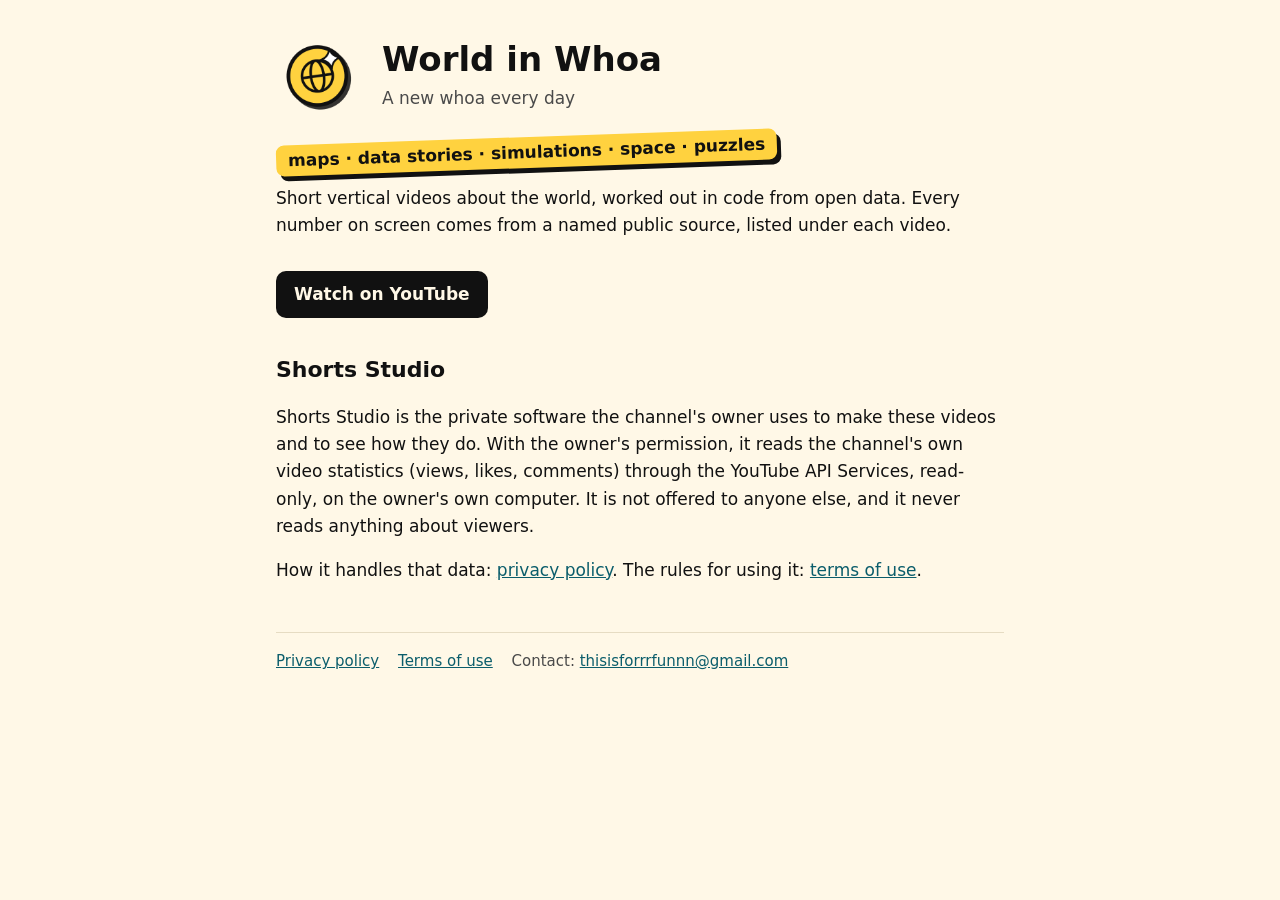
<file: index.html>
<!doctype html>
<html lang="en">
<head>
  <meta charset="utf-8">
  <meta name="viewport" content="width=device-width, initial-scale=1">
  <title>World in Whoa</title>
  <meta name="description" content="Short videos about the world, worked out in code from open data.">
  <link rel="icon" href="favicon.png">
  <link rel="stylesheet" href="style.css">
</head>
<body>
<main>
  <header class="brand">
    <img src="logo.png" alt="World in Whoa logo: a yellow globe sticker with a spark">
    <div>
      <h1>World in Whoa</h1>
      <p class="tagline">A new whoa every day</p>
    </div>
  </header>

  <p><span class="sticker">maps &middot; data stories &middot; simulations &middot; space &middot; puzzles</span></p>
  <p>Short vertical videos about the world, worked out in code from open data. Every number on
    screen comes from a named public source, listed under each video.</p>
  <p><a class="button" href="https://www.youtube.com/@worldinwhoa">Watch on YouTube</a></p>

  <h2>Shorts Studio</h2>
  <p>Shorts Studio is the private software the channel's owner uses to make these videos and to
    see how they do. With the owner's permission, it reads the channel's own video statistics
    (views, likes, comments) through the YouTube API Services, read-only, on the owner's own
    computer. It is not offered to anyone else, and it never reads anything about viewers.</p>
  <p>How it handles that data: <a href="privacy.html">privacy policy</a>.
    The rules for using it: <a href="terms.html">terms of use</a>.</p>

  <footer>
    <a href="privacy.html">Privacy policy</a>
    <a href="terms.html">Terms of use</a>
    <span>Contact: <a href="mailto:thisisforrrfunnn@gmail.com">thisisforrrfunnn@gmail.com</a></span>
  </footer>
</main>
</body>
</html>
</file>
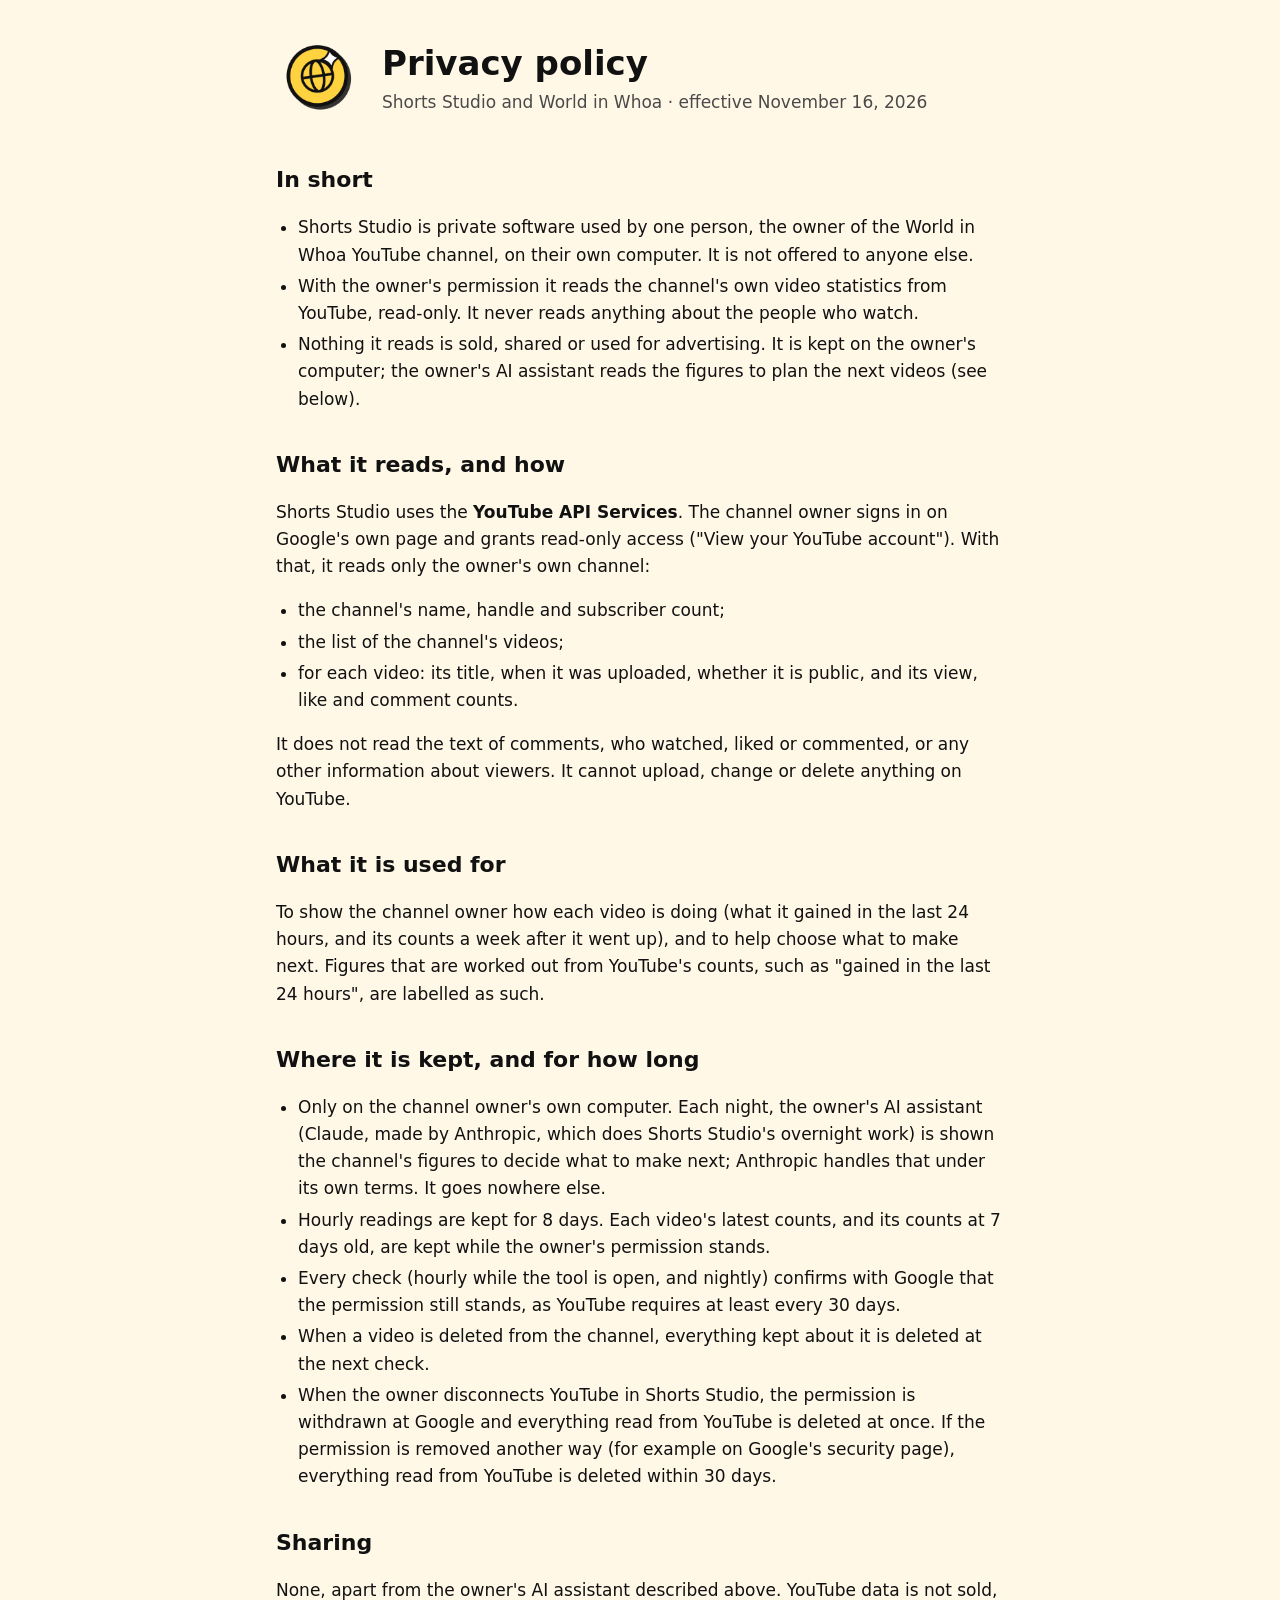
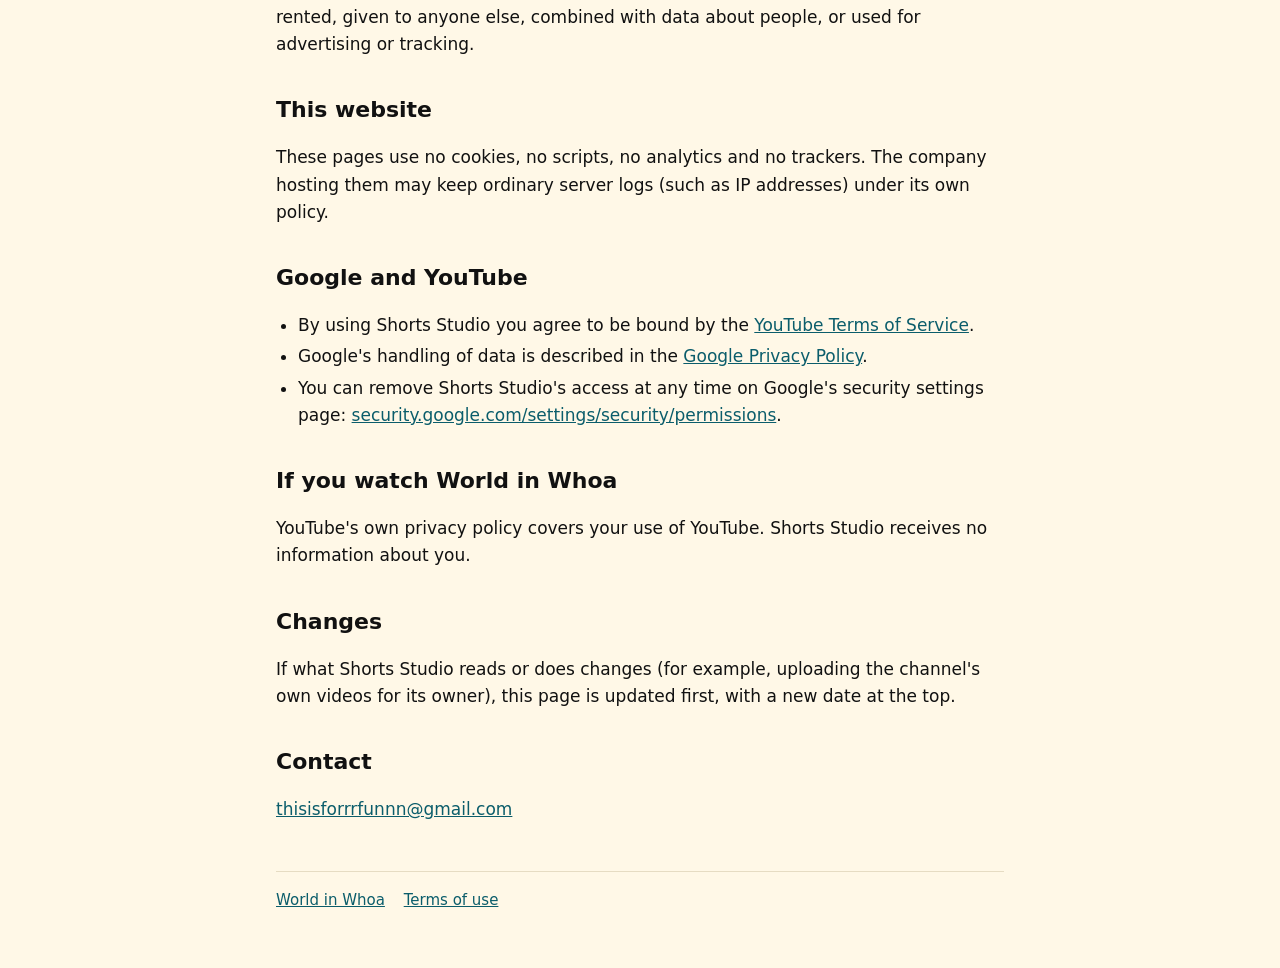
<file: privacy.html>
<!doctype html>
<html lang="en">
<head>
  <meta charset="utf-8">
  <meta name="viewport" content="width=device-width, initial-scale=1">
  <title>Privacy policy</title>
  <meta name="description" content="How Shorts Studio, the World in Whoa channel's private tool, handles YouTube data.">
  <link rel="icon" href="favicon.png">
  <link rel="stylesheet" href="style.css">
</head>
<body>
<main>
  <header class="brand">
    <a href="index.html"><img src="logo.png" alt="World in Whoa"></a>
    <div>
      <h1>Privacy policy</h1>
      <p class="tagline">Shorts Studio and World in Whoa &middot; effective November 16, 2026</p>
    </div>
  </header>

  <h2>In short</h2>
  <ul>
    <li>Shorts Studio is private software used by one person, the owner of the World in Whoa
      YouTube channel, on their own computer. It is not offered to anyone else.</li>
    <li>With the owner's permission it reads the channel's own video statistics from YouTube,
      read-only. It never reads anything about the people who watch.</li>
    <li>Nothing it reads is sold, shared or used for advertising. It is kept on the owner's
      computer; the owner's AI assistant reads the figures to plan the next videos (see below).</li>
  </ul>

  <h2>What it reads, and how</h2>
  <p>Shorts Studio uses the <strong>YouTube API Services</strong>. The channel owner signs in on
    Google's own page and grants read-only access ("View your YouTube account"). With that, it
    reads only the owner's own channel:</p>
  <ul>
    <li>the channel's name, handle and subscriber count;</li>
    <li>the list of the channel's videos;</li>
    <li>for each video: its title, when it was uploaded, whether it is public, and its view, like
      and comment counts.</li>
  </ul>
  <p>It does not read the text of comments, who watched, liked or commented, or any other
    information about viewers. It cannot upload, change or delete anything on YouTube.</p>

  <h2>What it is used for</h2>
  <p>To show the channel owner how each video is doing (what it gained in the last 24 hours, and
    its counts a week after it went up), and to help choose what to make next. Figures that are
    worked out from YouTube's counts, such as "gained in the last 24 hours", are labelled as such.</p>

  <h2>Where it is kept, and for how long</h2>
  <ul>
    <li>Only on the channel owner's own computer. Each night, the owner's AI assistant (Claude,
      made by Anthropic, which does Shorts Studio's overnight work) is shown the channel's figures
      to decide what to make next; Anthropic handles that under its own terms. It goes nowhere else.</li>
    <li>Hourly readings are kept for 8 days. Each video's latest counts, and its counts at 7 days
      old, are kept while the owner's permission stands.</li>
    <li>Every check (hourly while the tool is open, and nightly) confirms with Google that the
      permission still stands, as YouTube requires at least every 30 days.</li>
    <li>When a video is deleted from the channel, everything kept about it is deleted at the next check.</li>
    <li>When the owner disconnects YouTube in Shorts Studio, the permission is withdrawn at Google
      and everything read from YouTube is deleted at once. If the permission is removed another
      way (for example on Google's security page), everything read from YouTube is deleted within
      30 days.</li>
  </ul>

  <h2>Sharing</h2>
  <p>None, apart from the owner's AI assistant described above. YouTube data is not sold, rented,
    given to anyone else, combined with data about people, or used for advertising or tracking.</p>

  <h2>This website</h2>
  <p>These pages use no cookies, no scripts, no analytics and no trackers. The company hosting
    them may keep ordinary server logs (such as IP addresses) under its own policy.</p>

  <h2>Google and YouTube</h2>
  <ul>
    <li>By using Shorts Studio you agree to be bound by the
      <a href="https://www.youtube.com/t/terms">YouTube Terms of Service</a>.</li>
    <li>Google's handling of data is described in the
      <a href="https://policies.google.com/privacy">Google Privacy Policy</a>.</li>
    <li>You can remove Shorts Studio's access at any time on Google's security settings page:
      <a href="https://security.google.com/settings/security/permissions">security.google.com/settings/security/permissions</a>.</li>
  </ul>

  <h2>If you watch World in Whoa</h2>
  <p>YouTube's own privacy policy covers your use of YouTube. Shorts Studio receives no
    information about you.</p>

  <h2>Changes</h2>
  <p>If what Shorts Studio reads or does changes (for example, uploading the channel's own videos
    for its owner), this page is updated first, with a new date at the top.</p>

  <h2>Contact</h2>
  <p><a href="mailto:thisisforrrfunnn@gmail.com">thisisforrrfunnn@gmail.com</a></p>

  <footer>
    <a href="index.html">World in Whoa</a>
    <a href="terms.html">Terms of use</a>
  </footer>
</main>
</body>
</html>
</file>
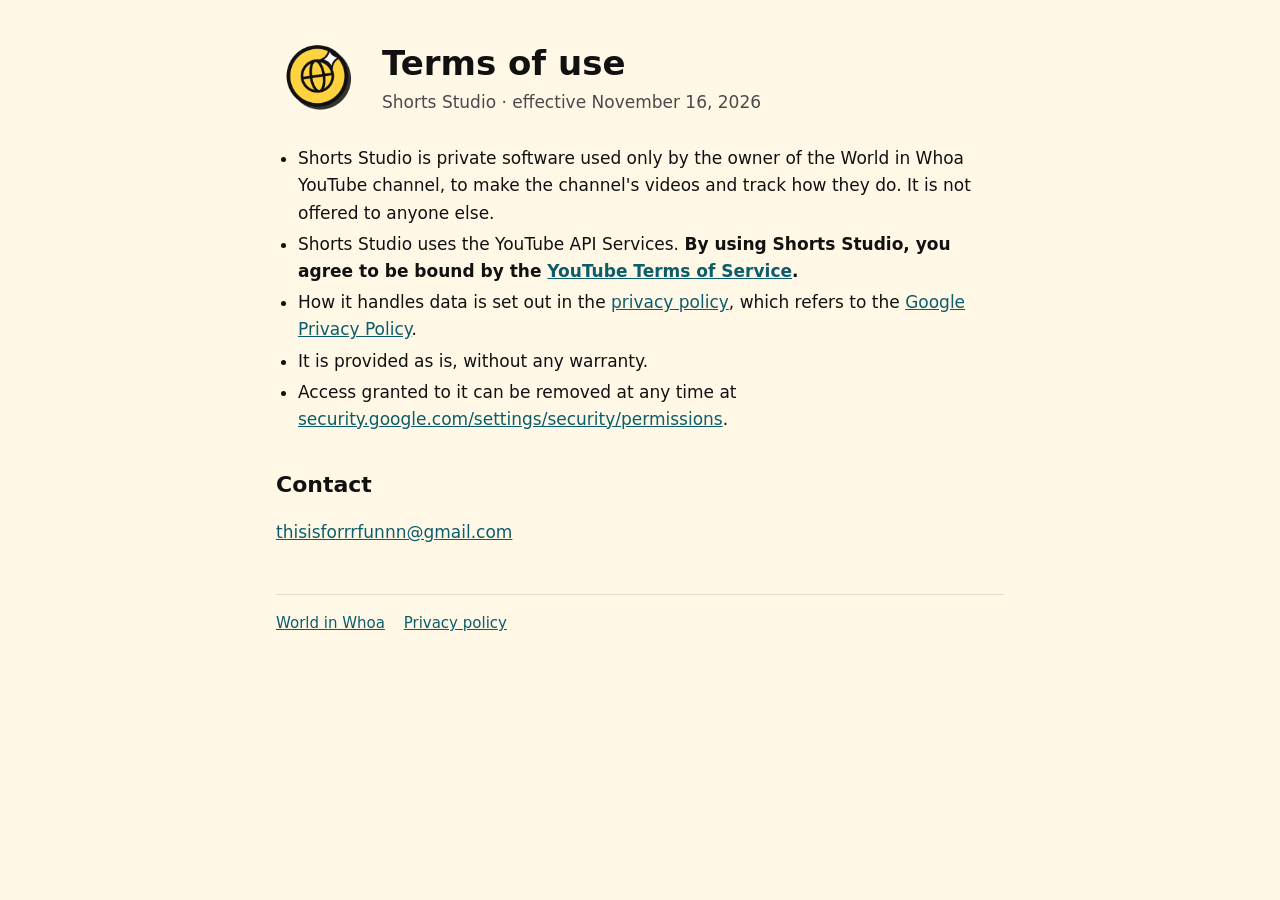
<file: terms.html>
<!doctype html>
<html lang="en">
<head>
  <meta charset="utf-8">
  <meta name="viewport" content="width=device-width, initial-scale=1">
  <title>Terms of use</title>
  <meta name="description" content="Terms of use for Shorts Studio, the World in Whoa channel's private tool.">
  <link rel="icon" href="favicon.png">
  <link rel="stylesheet" href="style.css">
</head>
<body>
<main>
  <header class="brand">
    <a href="index.html"><img src="logo.png" alt="World in Whoa"></a>
    <div>
      <h1>Terms of use</h1>
      <p class="tagline">Shorts Studio &middot; effective November 16, 2026</p>
    </div>
  </header>

  <ul>
    <li>Shorts Studio is private software used only by the owner of the World in Whoa YouTube
      channel, to make the channel's videos and track how they do. It is not offered to anyone else.</li>
    <li>Shorts Studio uses the YouTube API Services. <strong>By using Shorts Studio, you agree to
      be bound by the <a href="https://www.youtube.com/t/terms">YouTube Terms of Service</a>.</strong></li>
    <li>How it handles data is set out in the <a href="privacy.html">privacy policy</a>, which
      refers to the <a href="https://policies.google.com/privacy">Google Privacy Policy</a>.</li>
    <li>It is provided as is, without any warranty.</li>
    <li>Access granted to it can be removed at any time at
      <a href="https://security.google.com/settings/security/permissions">security.google.com/settings/security/permissions</a>.</li>
  </ul>

  <h2>Contact</h2>
  <p><a href="mailto:thisisforrrfunnn@gmail.com">thisisforrrfunnn@gmail.com</a></p>

  <footer>
    <a href="index.html">World in Whoa</a>
    <a href="privacy.html">Privacy policy</a>
  </footer>
</main>
</body>
</html>
</file>
<file: style.css>
/* World in Whoa's small website: the home page, the privacy policy and the terms.
   Plain, fast, no web fonts, no scripts, no cookies (the privacy policy says so). */
:root {
  --paper: #FFF8E7;
  --ink: #111111;
  --muted: #4a4a4a;
  --marker: #FFD23F;
  --line: #e6dcc3;
}
* { box-sizing: border-box; }
body {
  margin: 0;
  background: var(--paper);
  color: var(--ink);
  font: 17px/1.6 system-ui, "Segoe UI", Roboto, Helvetica, Arial, sans-serif;
}
main { max-width: 760px; margin: 0 auto; padding: 32px 16px 56px; }
header.brand { display: flex; align-items: center; gap: 18px; margin-bottom: 8px; }
header.brand img { width: 88px; height: 88px; }
header.brand a { color: inherit; text-decoration: none; }
h1 { font-size: 34px; line-height: 1.15; margin: 0; }
h2 { font-size: 22px; margin: 34px 0 6px; }
.sticker {
  display: inline-block;
  background: var(--marker);
  padding: 2px 12px;
  border-radius: 8px;
  transform: rotate(-2deg);
  box-shadow: 4px 5px 0 var(--ink);
  font-weight: 800;
}
.tagline { color: var(--muted); margin: 6px 0 0; }
.meta { color: var(--muted); font-size: 15px; }
a { color: #0b5d6b; }
ul { padding-left: 22px; }
li { margin: 4px 0; }
.button {
  display: inline-block;
  margin-top: 14px;
  padding: 10px 18px;
  border-radius: 10px;
  background: var(--ink);
  color: var(--paper);
  font-weight: 700;
  text-decoration: none;
}
footer { margin-top: 48px; padding-top: 16px; border-top: 1px solid var(--line); font-size: 15px; color: var(--muted); }
footer a { margin-right: 14px; }
@media (max-width: 520px) {
  h1 { font-size: 28px; }
  header.brand img { width: 64px; height: 64px; }
}
</file>
